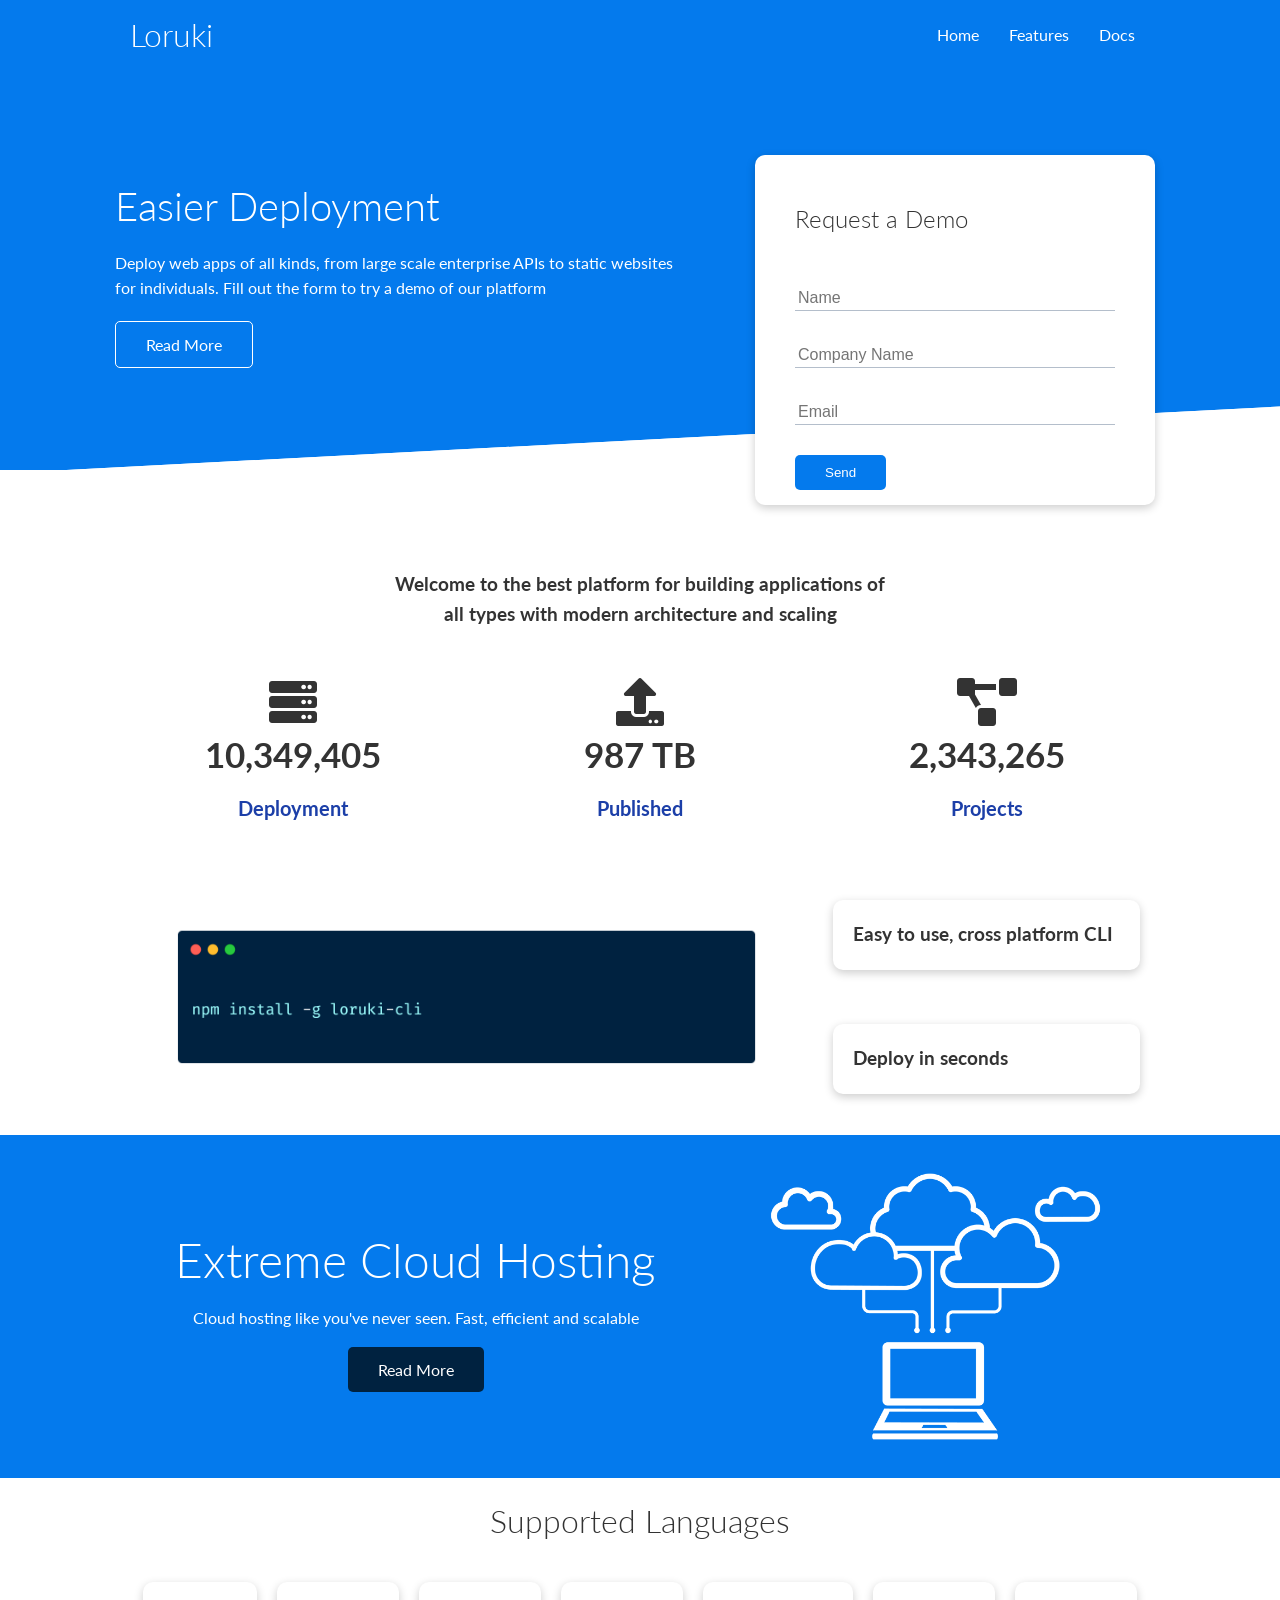
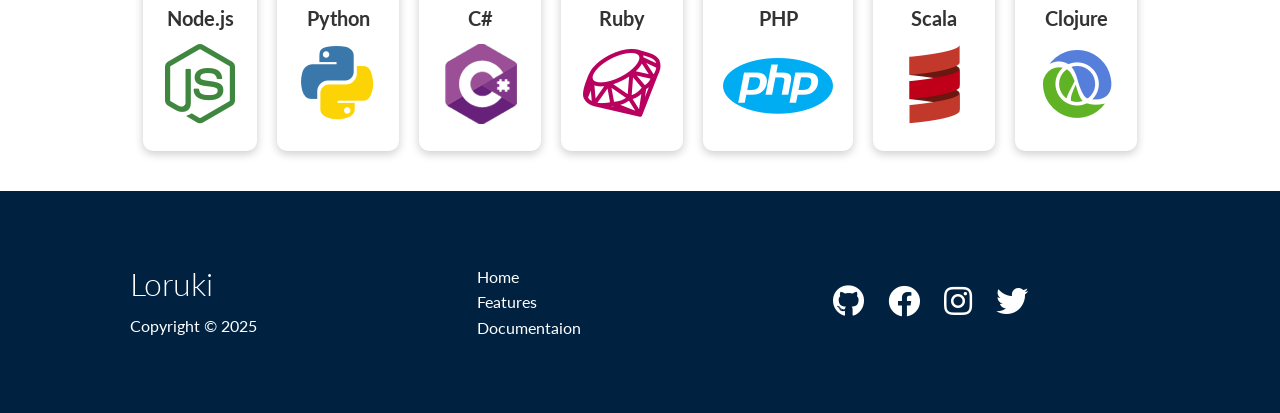
<file: Index.html>
<!DOCTYPE html>
<html lang="en">
  <head>
    <meta charset="UTF-8" />
    <meta name="viewport" content="width=device-width, initial-scale=1.0" />
    <link
      rel="stylesheet"
      href="https://cdnjs.cloudflare.com/ajax/libs/font-awesome/5.15.1/css/all.min.css"
      integrity="sha512-+4zCK9k+qNFUR5X+cKL9EIR+ZOhtIloNl9GIKS57V1MyNsYpYcUrUeQc9vNfzsWfV28IaLL3i96P9sdNyeRssA=="
      crossorigin="anonymous"
    />
    <link rel="stylesheet" href="css/utilities.css" />
    <link rel="stylesheet" href="css/style.css" />
    <title>Loruki | Cloud Hosting For Everyone</title>
  </head>
  <body>
    <!-- Navbar -->
    <div class="navbar">
      <div class="container flex">
        <h1 class="logo">Loruki</h1>
        <nav>
          <ul>
            <li><a href="Index.html">Home</a></li>
            <li><a href="features.html">Features</a></li>
            <li><a href="docs.html">Docs</a></li>
          </ul>
        </nav>
      </div>
    </div>

    <!-- Showcase -->
    <section class="showcase">
      <div class="container grid">
        <div class="showcase-text">
          <h1>Easier Deployment</h1>
          <p>
            Deploy web apps of all kinds, from large scale enterprise APIs to
            static websites for individuals. Fill out the form to try a demo of
            our platform
          </p>
          <a href="features.html" class="btn btn-outline">Read More</a>
        </div>
        <div class="showcase-form card">
          <h2>Request a Demo</h2>
          <form name="contact" netlify method="POST" netlify-honeypot="bot-field" data-netlify="true">
            <input type="hidden" name="form-name" value="contact" />
            <p class="hidden">
              <label>
                Don’t fill this out if you’re human: <input name="bot-field" />
              </label>
            </p>
            <div class="form-control">
              <input type="text" name="name" placeholder="Name" required />
            </div>
            <div class="form-control">
              <input
                type="text"
                name="company"
                placeholder="Company Name"
                required
              />
            </div>
            <div class="form-control">
              <input type="email" name="email" placeholder="Email" required />
            </div>
            <input type="submit" value="Send" class="btn btn-primary" />
          </form>
        </div>
      </div>
    </section>

    <!-- Stats -->
    <section class="stats">
      <div class="container">
        <!-- my-1 here is utility class for margin on y axis -->
        <h3 class="stats-heading text-center my-1">
          Welcome to the best platform for building applications of all types
          with modern architecture and scaling
        </h3>

        <div class="grid grid-3 text-center my-4">
          <div>
            <i class="fas fa-server fa-3x"></i>
            <h3>10,349,405</h3>
            <p class="text-secondary">Deployment</p>
          </div>
          <div>
            <i class="fas fa-upload fa-3x"></i>
            <h3>987 TB</h3>
            <p class="text-secondary">Published</p>
          </div>
          <div>
            <i class="fas fa-project-diagram fa-3x"></i>
            <h3>2,343,265</h3>
            <p class="text-secondary">Projects</p>
          </div>
        </div>
      </div>
    </section>

    <!-- Cli -->
    <section class="cli">
      <div class="container grid">
        <img src="Images/cli.png" alt="" />
        <div class="card">
          <h3>Easy to use, cross platform CLI</h3>
        </div>
        <div class="card">
          <h3>Deploy in seconds</h3>
        </div>
      </div>
    </section>

    <!-- Cloud -->
    <section class="cloud bg-primary my-2 py-2">
      <div class="container grid">
        <div class="text-center">
          <h2 class="lg">Extreme Cloud Hosting</h2>
          <p class="lead my-1">
            Cloud hosting like you've never seen. Fast, efficient and scalable
          </p>
          <a href="features.html" class="btn btn-dark">Read More</a>
        </div>
        <img src="Images/cloud.png" alt="" />
      </div>
    </section>

    <!-- Languages -->
    <section class="languages">
      <h2 class="md text-center my-2">Supported Languages</h2>
      <div class="container flex">
        <div class="card">
          <h4>Node.js</h4>
          <img src="Images/Logo/node.png" alt="" />
        </div>
        <div class="card">
          <h4>Python</h4>
          <img src="Images/Logo/python.png" alt="" />
        </div>
        <div class="card">
          <h4>C#</h4>
          <img src="Images/Logo/csharp.png" alt="" />
        </div>
        <div class="card">
          <h4>Ruby</h4>
          <img src="Images/Logo/ruby.png" alt="" />
        </div>
        <div class="card">
          <h4>PHP</h4>
          <img src="Images/Logo/php.png" alt="" />
        </div>
        <div class="card">
          <h4>Scala</h4>
          <img src="Images/Logo/scala.png" alt="" />
        </div>
        <div class="card">
          <h4>Clojure</h4>
          <img src="Images/Logo/clojure.png" alt="" />
        </div>
      </div>
    </section>

    <!-- Footer -->
    <footer class="footer bg-dark py-5">
      <div class="container grid grid-3">
        <div>
          <h1>Loruki</h1>
          <p>Copyright &copy; 2025</p>
        </div>
        <nav>
          <ul>
            <li><a href="Index.html">Home</a></li>
            <li><a href="features.html">Features</a></li>
            <li><a href="docs.html">Documentaion</a></li>
          </ul>
        </nav>
        <div class="social">
          <a href="#"><i class="fab fa-github fa-2x"></i></a>
          <a href="#"><i class="fab fa-facebook fa-2x"></i></a>
          <a href="#"><i class="fab fa-instagram fa-2x"></i></a>
          <a href="#"><i class="fab fa-twitter fa-2x"></i></a>
        </div>
      </div>
    </footer>
  </body>
</html>
</file>
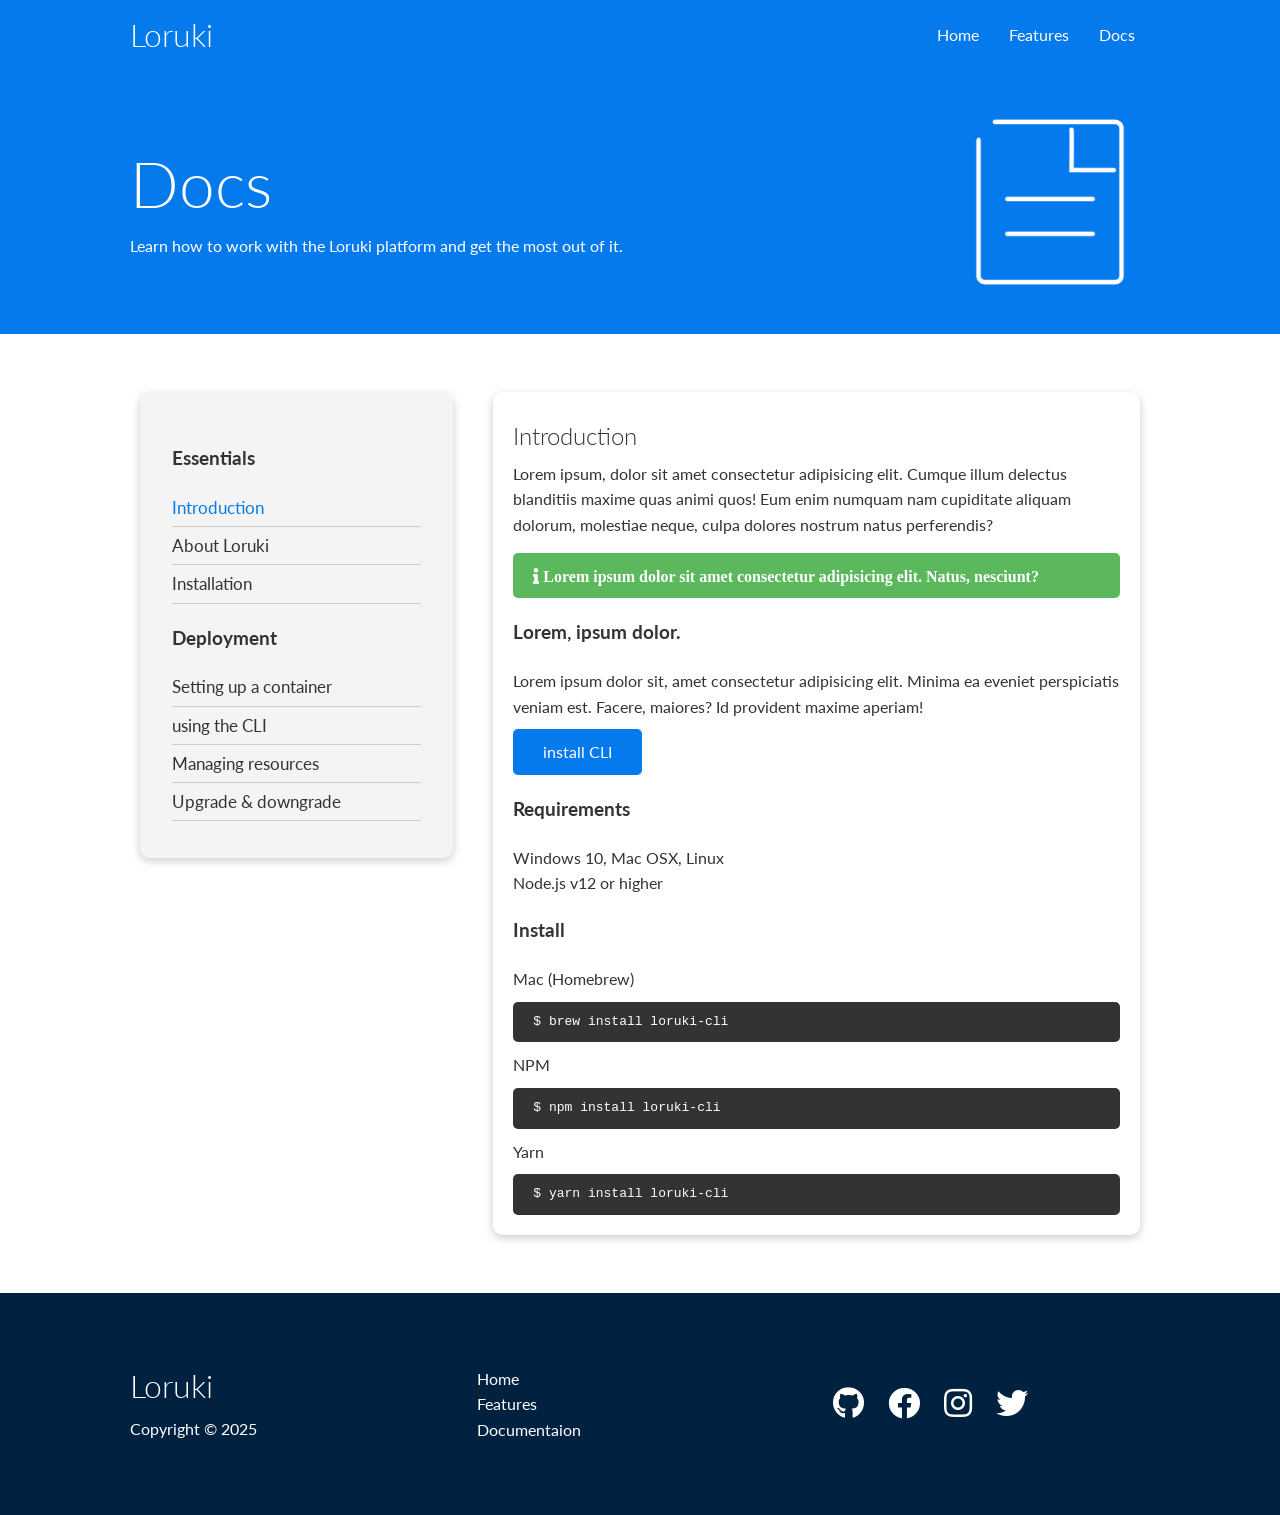
<file: docs.html>
<!DOCTYPE html>
<html lang="en">
  <head>
    <meta charset="UTF-8" />
    <meta name="viewport" content="width=device-width, initial-scale=1.0" />
    <link
      rel="stylesheet"
      href="https://cdnjs.cloudflare.com/ajax/libs/font-awesome/5.15.1/css/all.min.css"
      integrity="sha512-+4zCK9k+qNFUR5X+cKL9EIR+ZOhtIloNl9GIKS57V1MyNsYpYcUrUeQc9vNfzsWfV28IaLL3i96P9sdNyeRssA=="
      crossorigin="anonymous"
    />
    <link rel="stylesheet" href="css/utilities.css" />
    <link rel="stylesheet" href="css/style.css" />
    <title>Loruki | Cloud Hosting For Everyone</title>
  </head>
  <body>
    <!-- Navbar -->
    <div class="navbar">
      <div class="container flex">
        <h1 class="logo">Loruki</h1>
        <nav>
          <ul>
            <li><a href="Index.html">Home</a></li>
            <li><a href="features.html">Features</a></li>
            <li><a href="docs.html">Docs</a></li>
          </ul>
        </nav>
      </div>
    </div>

    <!-- Head -->
    <section class="docs-head bg-primary py-3">
        <div class="container grid">
          <div>
            <h1 class="xl">Docs</h1>
            <p class="lead">
              Learn how to work with the Loruki platform and get the most out of it.
            </p>
          </div>
          <img src="Images/docs.png" alt="" />
        </div>
      </section>

      <!-- Docs Main -->
       <section class="docs-main my-4">
        <div class="container grid">
            <div class="card bg-light p-3">
                <h3 class="my-2">Essentials</h3>
                <nav>
                    <ul>
                        <li><a href="#" class="text-primary">Introduction</a></li>
                        <li><a href="#">About Loruki</a></li>
                        <li><a href="#">Installation</a></li>
                    </ul>
                </nav>

                <h3 class="my-2">Deployment</h3>
                <nav>
                    <ul>
                        <li><a href="#">Setting up a container</a></li>
                        <li><a href="#">using the CLI</a></li>
                        <li><a href="#">Managing resources</a></li>
                        <li><a href="#">Upgrade & downgrade</a></li>
                    </ul>
                </nav>

            </div>

            <div class="card">
                <h2>Introduction</h2>
                <p>Lorem ipsum, dolor sit amet consectetur adipisicing elit. Cumque illum delectus blanditiis maxime quas animi quos! Eum enim numquam nam cupiditate aliquam dolorum, molestiae neque, culpa dolores nostrum natus perferendis?</p>
                <div class="alert alert-success">
                    <i class="fas fa-info">
                        Lorem ipsum dolor sit amet consectetur adipisicing elit. Natus, nesciunt?
                    </i>
                </div>
                <h3>Lorem, ipsum dolor.</h3>
                <p>Lorem ipsum dolor sit, amet consectetur adipisicing elit. Minima ea eveniet perspiciatis veniam est. Facere, maiores? Id provident maxime aperiam!</p>
                <a href="#" class="btn btn-primary">install CLI</a>

                <h3>Requirements</h3>
                <ul>
                    <li>Windows 10, Mac OSX, Linux</li>
                    <li>Node.js v12 or higher</li>
                </ul>

                <h3>Install</h3>
                <p>Mac (Homebrew)</p>
                <pre><code>$ brew install loruki-cli</code></pre>
                <p>NPM</p>
                <pre><code>$ npm install loruki-cli</code></pre>
                <p>Yarn</p>
                <pre><code>$ yarn install loruki-cli</code></pre>
            </div>
        </div>
       </section>

    <!-- Footer -->
    <footer class="footer bg-dark py-5">
      <div class="container grid grid-3">
        <div>
          <h1>Loruki</h1>
          <p>Copyright &copy; 2025</p>
        </div>
        <nav>
          <ul>
            <li><a href="Index.html">Home</a></li>
            <li><a href="features.html">Features</a></li>
            <li><a href="docs.html">Documentaion</a></li>
          </ul>
        </nav>
        <div class="social">
          <a href="#"><i class="fab fa-github fa-2x"></i></a>
          <a href="#"><i class="fab fa-facebook fa-2x"></i></a>
          <a href="#"><i class="fab fa-instagram fa-2x"></i></a>
          <a href="#"><i class="fab fa-twitter fa-2x"></i></a>
        </div>
      </div>
    </footer>
  </body>
</html>
</file>
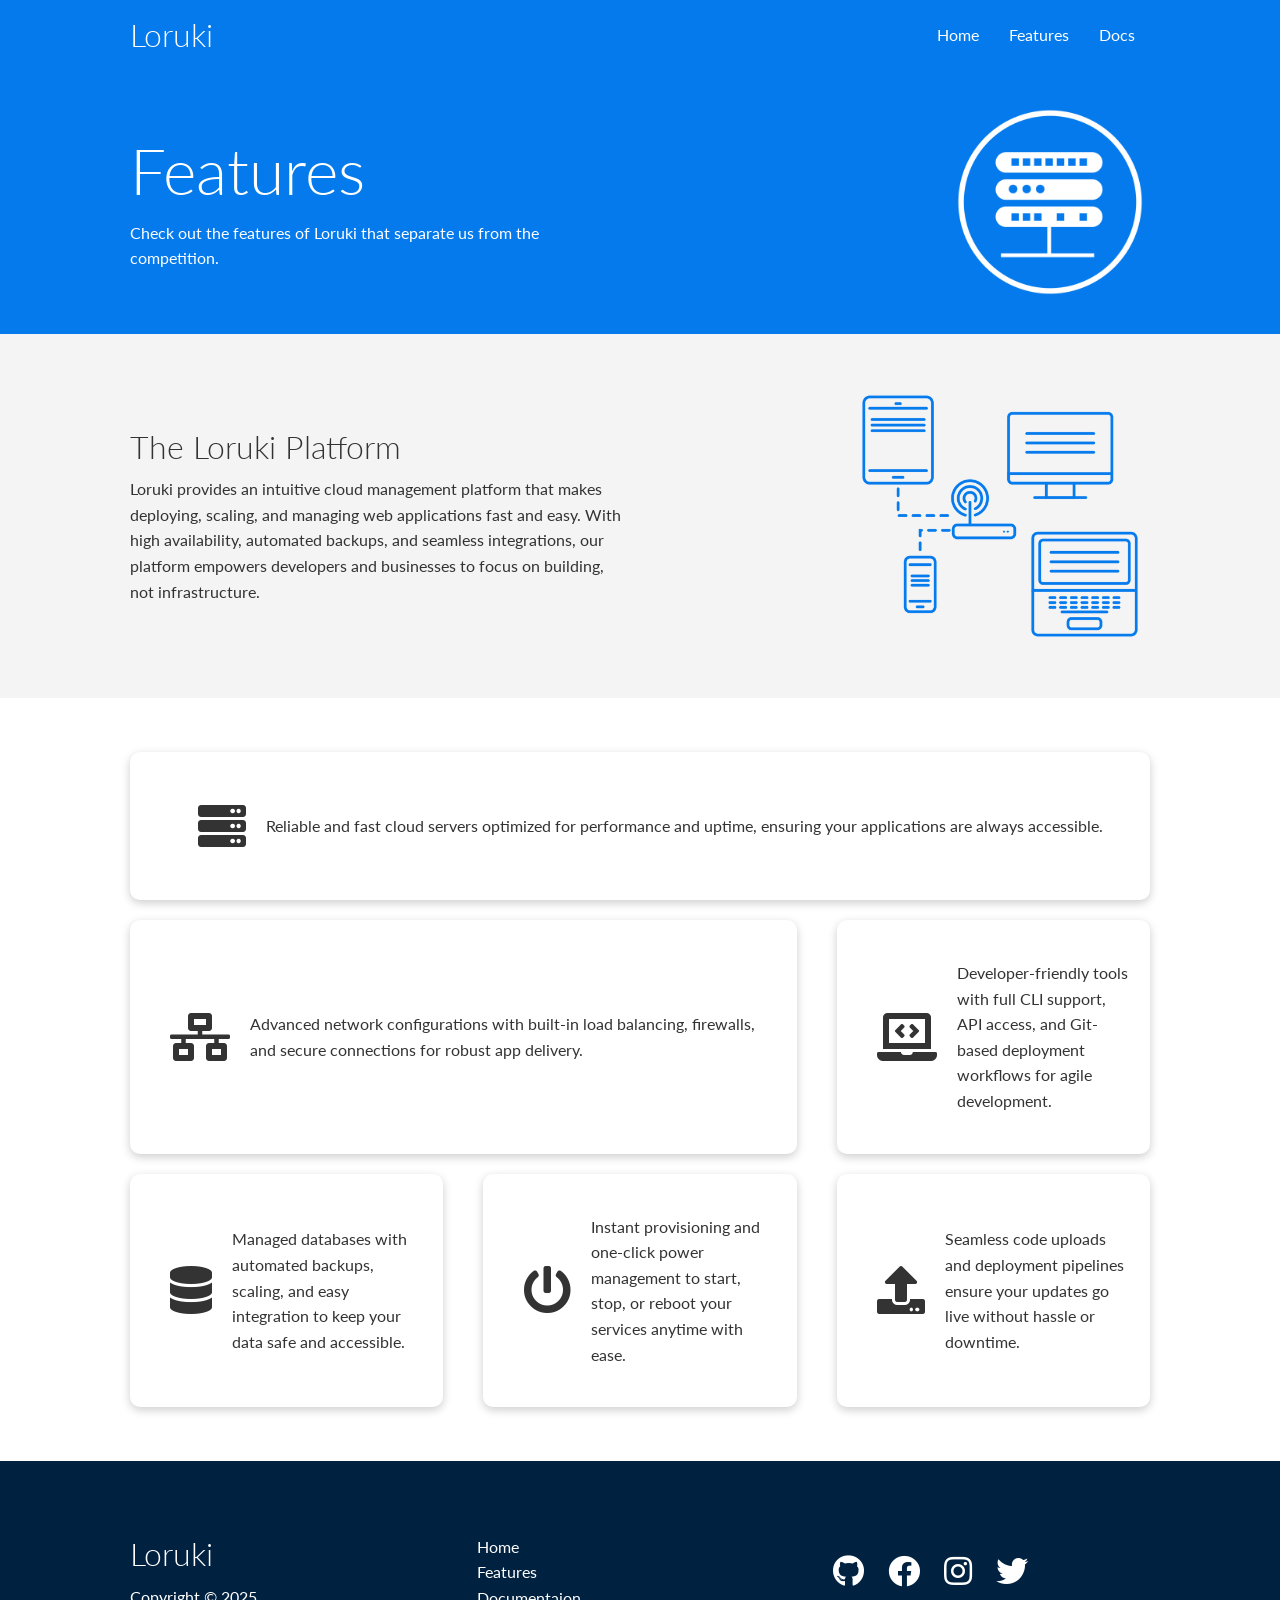
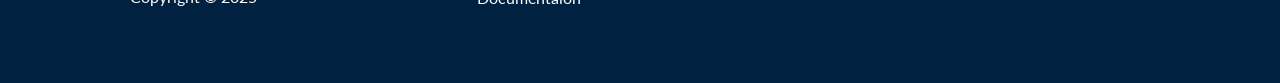
<file: features.html>
<!DOCTYPE html>
<html lang="en">
  <head>
    <meta charset="UTF-8" />
    <meta name="viewport" content="width=device-width, initial-scale=1.0" />
    <link
      rel="stylesheet"
      href="https://cdnjs.cloudflare.com/ajax/libs/font-awesome/5.15.1/css/all.min.css"
      integrity="sha512-+4zCK9k+qNFUR5X+cKL9EIR+ZOhtIloNl9GIKS57V1MyNsYpYcUrUeQc9vNfzsWfV28IaLL3i96P9sdNyeRssA=="
      crossorigin="anonymous"
    />
    <link rel="stylesheet" href="css/utilities.css" />
    <link rel="stylesheet" href="css/style.css" />
    <title>Loruki | Cloud Hosting For Everyone</title>
  </head>
  <body>
    <!-- Navbar -->
    <div class="navbar">
      <div class="container flex">
        <h1 class="logo">Loruki</h1>
        <nav>
          <ul>
            <li><a href="Index.html">Home</a></li>
            <li><a href="features.html">Features</a></li>
            <li><a href="docs.html">Docs</a></li>
          </ul>
        </nav>
      </div>
    </div>

    <!-- Head -->
    <section class="features-head bg-primary py-3">
      <div class="container grid">
        <div>
          <h1 class="xl">Features</h1>
          <p class="lead">
            Check out the features of Loruki that separate us from the
            competition.
          </p>
        </div>
        <img src="Images/server.png" alt="" />
      </div>
    </section>

    <!-- Sub Head -->
     <section class="features-sub-head bg-light py-3">
        <div class="container grid">
            <div>
                <h1 class="md">The Loruki Platform</h1>
                <p>
                    Loruki provides an intuitive cloud management platform that makes deploying, scaling, and managing web applications fast and easy. With high availability, automated backups, and seamless integrations, our platform empowers developers and businesses to focus on building, not infrastructure.
                </p>
              </div>
              <img src="Images/server2.png" alt="" />
            </div>
        </div>
     </section>

     <!-- Features Main -->

     <section class="features-main my-2">
        <div class="container grid grid-3">
            <div class="card flex">
                <i class="fas fa-server fa-3x"></i>
                <p>Reliable and fast cloud servers optimized for performance and uptime, ensuring your applications are always accessible.</p>
            </div>
            <div class="card flex">
                <i class="fas fa-network-wired fa-3x"></i>
                <p>Advanced network configurations with built-in load balancing, firewalls, and secure connections for robust app delivery.</p>
            </div>
            <div class="card flex">
                <i class="fas fa-laptop-code fa-3x"></i>
                <p>Developer-friendly tools with full CLI support, API access, and Git-based deployment workflows for agile development.</p>
            </div>
            <div class="card flex">
                <i class="fas fa-database fa-3x"></i>
                <p>Managed databases with automated backups, scaling, and easy integration to keep your data safe and accessible.</p>
            </div>
            <div class="card flex">
                <i class="fas fa-power-off fa-3x"></i>
                <p>Instant provisioning and one-click power management to start, stop, or reboot your services anytime with ease.</p>
            </div>
            <div class="card flex">
                <i class="fas fa-upload fa-3x"></i>
                <p>Seamless code uploads and deployment pipelines ensure your updates go live without hassle or downtime.</p>
            </div>
        </div>
     </section>

    <!-- Footer -->
    <footer class="footer bg-dark py-5">
      <div class="container grid grid-3">
        <div>
          <h1>Loruki</h1>
          <p>Copyright &copy; 2025</p>
        </div>
        <nav>
          <ul>
            <li><a href="Index.html">Home</a></li>
            <li><a href="features.html">Features</a></li>
            <li><a href="docs.html">Documentaion</a></li>
          </ul>
        </nav>
        <div class="social">
          <a href="#"><i class="fab fa-github fa-2x"></i></a>
          <a href="#"><i class="fab fa-facebook fa-2x"></i></a>
          <a href="#"><i class="fab fa-instagram fa-2x"></i></a>
          <a href="#"><i class="fab fa-twitter fa-2x"></i></a>
        </div>
      </div>
    </footer>
  </body>
</html>
</file>
<file: css/utilities.css>
/* Utilities */

.container {
  max-width: 1100px;
  margin: 0 auto;
  overflow: auto;
  padding: 0 40px;
}

.card {
  background-color: #fff;
  color: #333;
  border-radius: 10px;
  box-shadow: 0 3px 10px rgba(0, 0, 0, 0.2);
  padding: 20px;
  margin: 10px;
}

.btn {
  display: inline-block;
  padding: 10px 30px;
  cursor: pointer;
  background: var(--primary-color);
  color: #fff;
  border: none;
  border-radius: 5px;
}

.btn-outline {
  background-color: transparent;
  border: 1px solid #fff;
}

.btn:hover {
  transform: scale(0.98);
}

/* Backgounds & colored buttons */

.bg-primary,
.btn-primary {
  background-color: var(--primary-color);
  color: #fff;
}

.bg-secondary,
.btn-secondary {
  background-color: var(--secondary-color);
  color: #fff;
}

.bg-dark,
.btn-dark {
  background-color: var(--dark-color);
  color: #fff;
}

.bg-light,
.btn-light {
  background-color: var(--light-color);
  color: #333;
}

.bg-primary a,
.btn-primary a,
.bg-secondary a,
.btn-secondary a,
.bg-dark a,
.btn-dark a {
  color: #fff;
}

/* Text Colors */
.text-primary {
  color: var(--primary-color);
}

.text-secondary {
  color: var(--secondary-color);
}

.text-dark {
  color: var(--dark-color);
}

.text-light {
  color: var(--light-color);
}

/* Text sizes */

.lead {
  font-style: 20px;
}

.sm {
  font-size: 1rem;
}

.md {
  font-size: 2rem;
}

.lg {
  font-size: 3rem;
}

.xl {
  font-size: 4rem;
}

.text-center {
  text-align: center;
}

/* Alert */
.alert {
  background-color: var(--light-color);
  padding: 10px 20px;
  font-weight: bold;
  margin: 15px 0;
  border-radius: 5px;
}

.alert i {
  margin-right: 10px;
}

.alert-success {
  background-color: var(--success-color);
  color: #fff;
}

.alert-error {
  background-color: var(--warning-color);
  color: #fff;
}

.flex {
  display: flex;
  justify-content: center;
  align-items: center;
  height: 100%;
}

.grid {
  display: grid;
  grid-template-columns: repeat(2, 1fr);
  gap: 20px;
  justify-content: center;
  align-items: center;
  height: 100%;
}

.grid-3 {
  grid-template-columns: repeat(3, 1fr);
}

/* Margin */
.my-1 {
  margin: 1rem 0;
}

.my-2 {
  margin: 1.5rem 0;
}

.my-3 {
  margin: 2rem 0;
}

.my-4 {
  margin: 3rem 0;
}

.my-5 {
  margin: 4rem 0;
}
.m-1 {
  margin: 1rem;
}

.m-2 {
  margin: 1.5rem;
}

.m-3 {
  margin: 2rem;
}

.m-4 {
  margin: 3rem;
}

.m-5 {
  margin: 4rem;
}

/* padding */
.py-1 {
  padding: 1rem 0;
}

.py-2 {
  padding: 1.5rem 0;
}

.py-3 {
  padding: 2rem 0;
}

.py-4 {
  padding: 3rem 0;
}

.py-5 {
  padding: 4rem 0;
}

.p-1 {
  padding: 1rem;
}

.p-2 {
  padding: 1.5rem;
}

.p-3 {
  padding: 2rem;
}

.p-4 {
  padding: 3rem;
}

.p-5 {
  padding: 4rem;
}
</file>
<file: css/style.css>
@import url("https://fonts.googleapis.com/css2?family=Lato:wght@300&display=swap");

:root {
  --primary-color: #047aed;
  --secondary-color: #1c3fa8;
  --dark-color: #002240;
  --light-color: #f4f4f4;
  --success-color: #5cb85c;
  --warning-color: #d9534f;
}

* {
  box-sizing: border-box;
  margin: 0;
  padding: 0;
}

body {
  font-family: "Lato", sans-serif;
  color: #333;
  line-height: 1.6;
}

ul {
  list-style: none;
}

a {
  text-decoration: none;
  color: #333;
}

h1,
h2 {
  font-weight: 300;
  line-height: 1.2;
  margin: 10px 0;
}

p {
  margin: 10px 0;
}

img {
  width: 100%;
}

code,
pre {
  background: #333;
  color: #fff;
  padding: 10px;
  border-radius: 5px;
}

.hidden{
  visibility: hidden;
  height: 0;
}

/* Navbar */

.navbar {
  background: var(--primary-color);
  color: #fff;
  height: 70px;
}

.navbar .flex {
  justify-content: space-between;
}

.navbar ul {
  display: flex;
}

.navbar a {
  color: #fff;
  padding: 10px;
  margin: 0 5px;
}

.navbar a:hover {
  border-bottom: 2px #fff solid;
}

/* Showcase */

.showcase {
  height: 400px;
  background-color: var(--primary-color);
  color: #fff;
  position: relative;
}

.showcase h1 {
  font-size: 40px;
}

.showcase p {
  margin: 20px 0;
}

.showcase .grid {
  overflow: visible;
  grid-template-columns: 55% 45%;
  gap: 30px;
}

.showcase-text{
  animation: slideInFromLeft 0.5s ease-out;
}

.showcase-form {
  position: relative;
  top: 60px;
  height: 350px;
  width: 400px;
  padding: 40px;
  z-index: 100;
  justify-self: flex-end;
  animation: slideInFromRight 0.5s ease-out;
}

.showcase-form .form-control {
  margin: 30px 0;
}

.showcase-form input[type="text"],
.showcase-form input[type="email"] {
  border: 0;
  border-bottom: 1px solid #b4becb;
  width: 100%;
  padding: 3px;
  font-size: 16px;
}

.showcase-form input:focus {
  outline: none;
}

.showcase::before,
.showcase::after {
  content: "";
  position: absolute;
  height: 100px;
  bottom: -70px;
  right: 0;
  left: 0;
  background-color: #fff;
  transform: skewY(-3deg);
  -webkit-transform: skewY(-3deg);
  -moz-transform: skewY(-3deg);
  -ms-transform: skewY(-3deg);
}

/* Stats */
.stats {
  padding-top: 100px;
  animation: slideInFromBottom 0.5s ease-out;
}

.stats-heading {
  max-width: 500px;
  margin: auto;
}

.stats .grid h3 {
  font-size: 35px;
}

.stats .grid p {
  font-size: 20px;
  font-weight: bold;
}

/* Cli */
.cli .grid {
  grid-template-columns: repeat(3, 1fr);
  grid-template-rows: repeat(2, 1fr);
}

.cli .grid > *:first-child {
  grid-column: 1 / span 2;
  grid-row: 1 / span 2;
}

/* Cloud */

.cloud .grid {
  grid-template-columns: 4fr 3fr;
}

/* Languages */

.languages .flex {
  flex-wrap: wrap;
}

.languages .card {
  text-align: center;
  margin: 18px 10px 40px;
  transition: transform 0.2s ease-in;
}

.languages .card h4 {
  font-size: 20px;
  margin-bottom: 10px;
}

.languages .card:hover {
  transform: translateY(-15px);
}

/* Features */

.features-head img {
  width: 200px;
  justify-self: flex-end;
}

.features-sub-head img {
  width: 300px;
  justify-self: flex-end;
}

.features-main .card > i {
  margin: 20px;
}

.features-main .grid {
  padding: 30px;
}

.features-main .grid > *:first-child {
  grid-column: 1 / span 3;
}

.features-main .grid > *:nth-child(2) {
  grid-column: 1 / span 2;
}

/* Docs */
.docs-head img {
  width: 200px;
  justify-self: flex-end;
}

.docs-main h3 {
  margin: 20px 0;
}

.docs-main .grid {
  grid-template-columns: 1fr 2fr;
  align-items: self-start;
}

.docs-main nav li {
  font-size: 17px;
  padding-bottom: 5px;
  margin-bottom: 5px;
  border-bottom: 1px solid #ccc;
}

.docs-main a:hover {
  font-weight: bold;
}

/* Footer */

.footer .social a {
  margin: 0 10px;
}

/* Animations */
@keyframes slideInFromLeft{
  0%{
    transform: translateX(-100%);
  }

  100%{
    transform: translateX(0);
  }
}

@keyframes slideInFromRight{
  0%{
    transform: translateX(100%);
  }

  100%{
    transform: translateX(0);
  }
}

@keyframes slideInFromTop{
  0%{
    transform: translateY(-100%);
  }

  100%{
    transform: translateX(0);
  }
}

@keyframes slideInFromBottom{
  0%{
    transform: translateY(100%);
  }

  100%{
    transform: translateX(0);
  }
}



/* Tablets and under */
@media screen and (max-width: 768px) {
  .grid,
  .showcase .grid,
  .cli .grid,
  .cloud .grid,
  .features-main .grid,
  .docs-main .grid {
    grid-template-columns: 1fr;
    grid-template-rows: 1fr;
  }

  .showcase {
    height: auto;

  }

  .showcase-text {
    text-align: center;
    margin-top: 40px;
    animation: slideInFromTop 1s ease-out;
  }

  .showcase-form {
    justify-self: center;
    margin: auto;
    animation: slideInFromBottom 1s ease-out;
  }

  .cli .grid > *:first-child {
    grid-column: 1;
    grid-row: 1;
  }

  .features-head,
  .features-sub-head,
  .docs-head {
    text-align: center;
  }
  .features-head img,
  .features-sub-head img,
  .docs-head img{
    justify-self: center;
  }

  .features-main .grid > *:first-child,
  .features-main .grid > *:nth-child(2) {
    grid-column: 1;
  }
}

/* Mobile */
@media screen and (max-width: 500px) {
  .navbar {
    height: 110px;
  }

  .navbar .flex {
    flex-direction: column;
  }

  .navbar ul {
    padding: 10px;
    background-color: rgba(0, 0, 0, 0.1);
    border-radius: 5px;
  }
}
</file>
